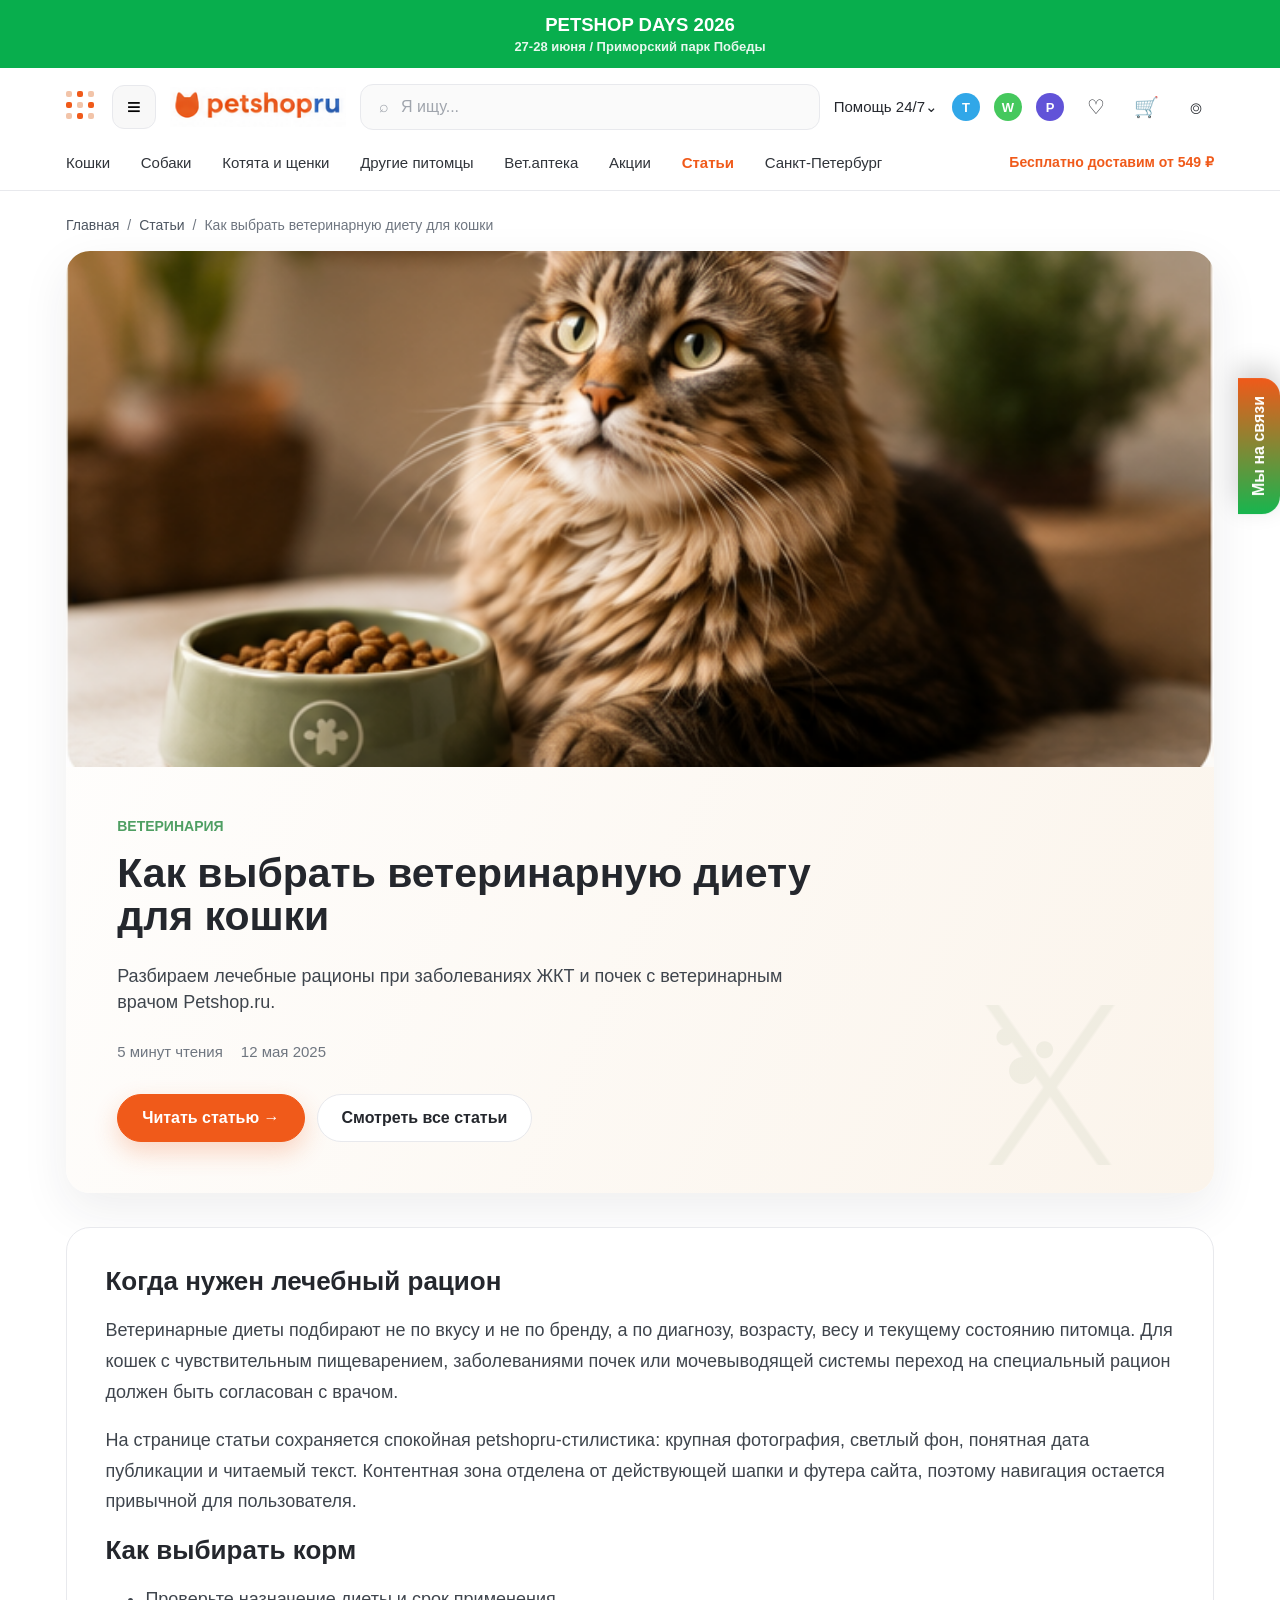
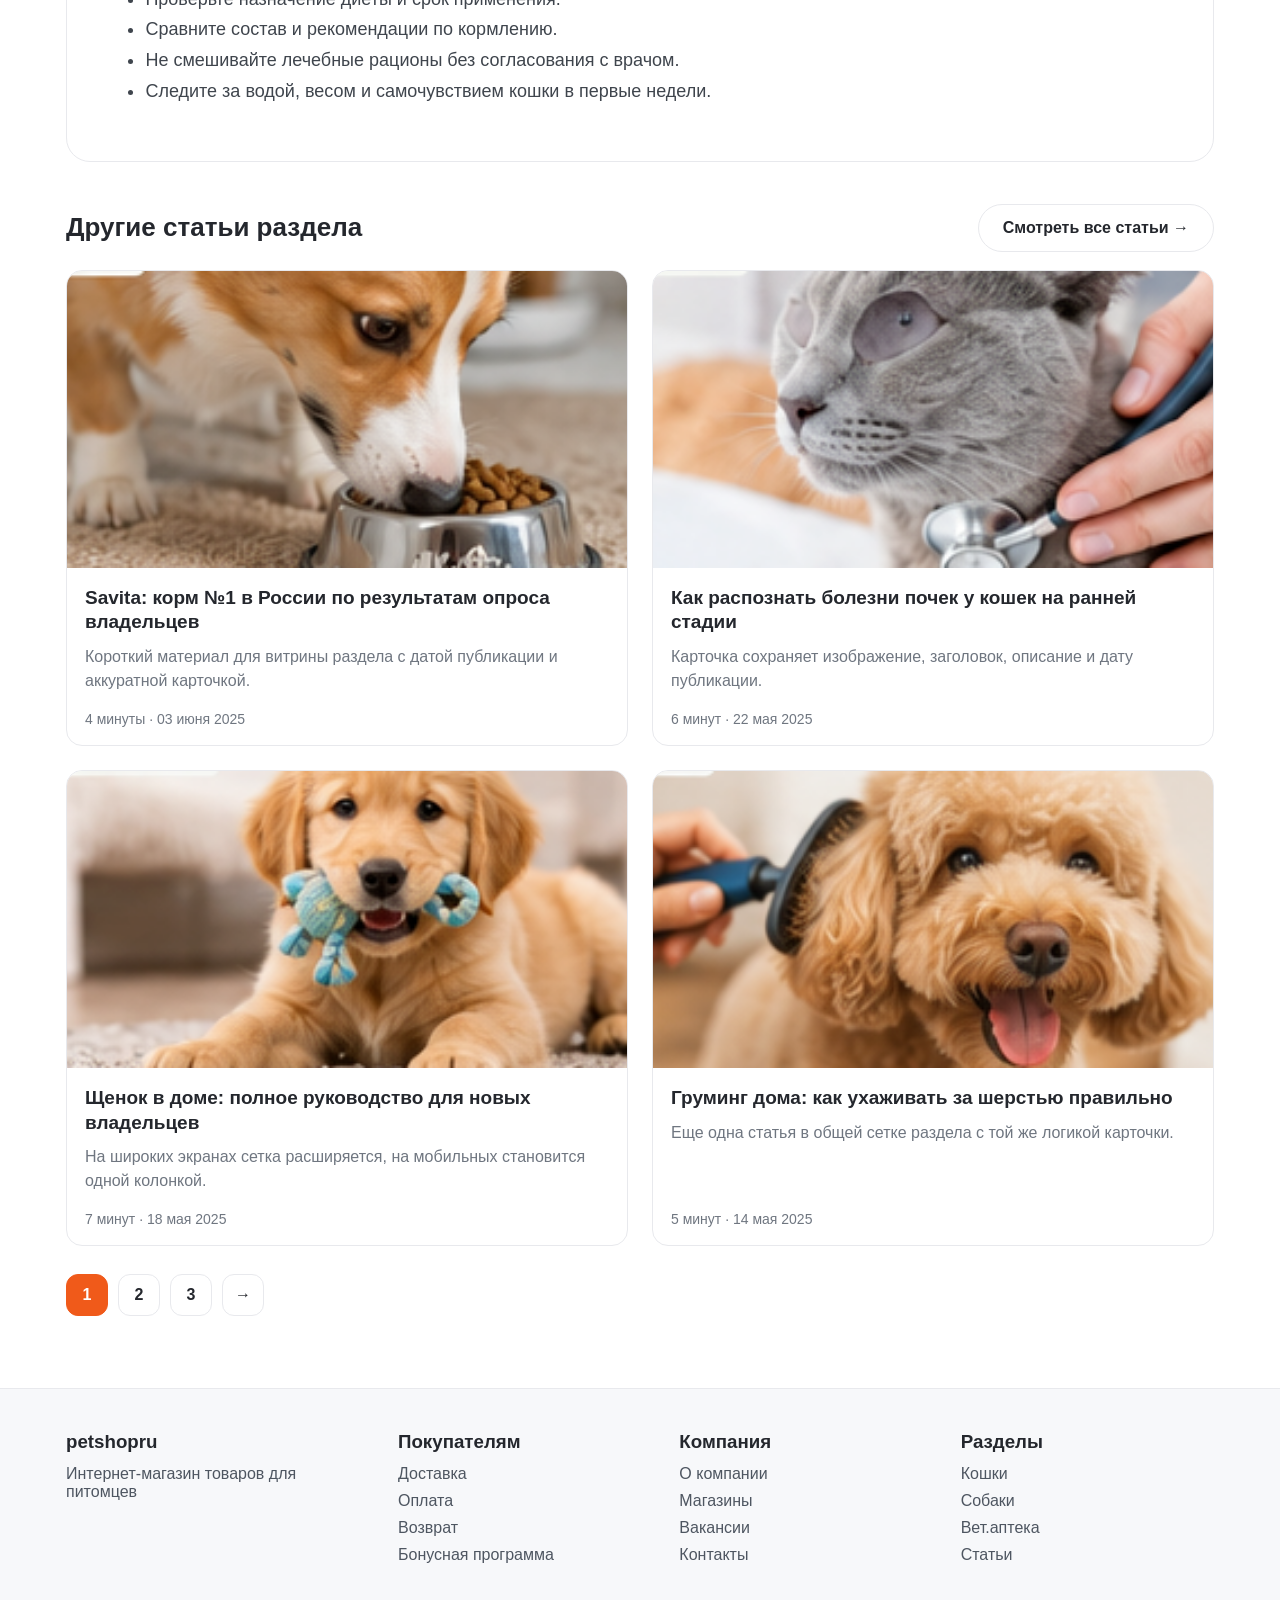
<file: index.html>
<!doctype html>
<html lang="ru">
  <head>
    <meta charset="utf-8">
    <meta name="viewport" content="width=device-width, initial-scale=1">
    <title>Petshop.ru — прототип страницы статьи</title>
    <link rel="stylesheet" href="styles.css">
  </head>
  <body>
    <div class="top-promo">
      <div>
        <span>PETSHOP DAYS 2026</span>
        <small>27-28 июня / Приморский парк Победы</small>
      </div>
    </div>

    <header class="site-header">
      <div class="header-inner">
        <div class="catalog-dot" aria-hidden="true"><i></i><i></i><i></i><i></i><i></i><i></i><i></i><i></i><i></i></div>
        <button class="burger" aria-label="Открыть меню">≡</button>
        <a class="logo" href="#"><img src="assets/petshop-logo.png" alt="petshopru"></a>
        <div class="search" aria-label="Поиск по сайту">⌕ <span>Я ищу...</span></div>
        <nav class="header-actions" aria-label="Быстрые действия">
          <a class="help" href="#">Помощь 24/7⌄</a>
          <span class="messenger telegram">T</span>
          <span class="messenger whatsapp">W</span>
          <span class="messenger chat">P</span>
          <a class="icon-btn" href="#" aria-label="Избранное">♡</a>
          <a class="icon-btn" href="#" aria-label="Корзина">🛒</a>
          <a class="icon-btn" href="#" aria-label="Профиль">⌾</a>
        </nav>
      </div>
      <a class="mobile-location" href="#">Санкт-Петербург <span>›</span></a>
      <nav class="site-menu" aria-label="Основное меню Petshop.ru">
        <a href="#">Кошки</a>
        <a href="#">Собаки</a>
        <a href="#">Котята и щенки</a>
        <a href="#">Другие питомцы</a>
        <a href="#">Вет.аптека</a>
        <a href="#">Акции</a>
        <a class="active" href="#">Статьи</a>
        <span>Санкт-Петербург</span>
        <strong>Бесплатно доставим от 549 ₽</strong>
      </nav>
    </header>

    <main class="page-shell">
      <nav class="breadcrumbs" aria-label="Хлебные крошки">
        <a href="#">Главная</a><span>/</span>
        <a href="#">Статьи</a><span>/</span>
        <span>Как выбрать ветеринарную диету для кошки</span>
      </nav>

      <div class="layout">
        <div>
          <section class="article-hero">
            <img src="assets/hero-cat.png" alt="Кошка рядом с миской корма">
            <div class="hero-copy">
              <p class="eyebrow">Ветеринария</p>
              <h1><span>Как выбрать</span> <span>ветеринарную</span> <span>диету для кошки</span></h1>
              <p class="lead">Разбираем лечебные рационы при заболеваниях ЖКТ и почек с ветеринарным врачом Petshop.ru.</p>
              <div class="meta">
                <span>5 минут чтения</span>
                <span>12 мая 2025</span>
              </div>
              <div class="cta-row">
                <a class="button primary" href="#article">Читать статью →</a>
                <a class="button" href="articles.html">Смотреть все статьи</a>
              </div>
            </div>
          </section>

          <article class="content-card" id="article">
            <h2>Когда нужен лечебный рацион</h2>
            <p>Ветеринарные диеты подбирают не по вкусу и не по бренду, а по диагнозу, возрасту, весу и текущему состоянию питомца. Для кошек с чувствительным пищеварением, заболеваниями почек или мочевыводящей системы переход на специальный рацион должен быть согласован с врачом.</p>
            <p>На странице статьи сохраняется спокойная petshopru-стилистика: крупная фотография, светлый фон, понятная дата публикации и читаемый текст. Контентная зона отделена от действующей шапки и футера сайта, поэтому навигация остается привычной для пользователя.</p>
            <h2>Как выбирать корм</h2>
            <ul>
              <li>Проверьте назначение диеты и срок применения.</li>
              <li>Сравните состав и рекомендации по кормлению.</li>
              <li>Не смешивайте лечебные рационы без согласования с врачом.</li>
              <li>Следите за водой, весом и самочувствием кошки в первые недели.</li>
            </ul>
          </article>

          <section class="related" aria-labelledby="related-title">
            <div class="section-head">
              <h2 id="related-title">Другие статьи раздела</h2>
              <a class="button" href="articles.html">Смотреть все статьи →</a>
            </div>
            <div class="article-grid">
              <a class="article-card" href="articles.html">
                <img src="assets/card-dog-food.png" alt="Собака рядом с миской">
                <div class="card-body">
                  <h3>Savita: корм №1 в России по результатам опроса владельцев</h3>
                  <p>Короткий материал для витрины раздела с датой публикации и аккуратной карточкой.</p>
                  <span class="card-meta">4 минуты · 03 июня 2025</span>
                </div>
              </a>
              <a class="article-card" href="articles.html">
                <img src="assets/card-cat-vet.png" alt="Осмотр кошки у ветеринара">
                <div class="card-body">
                  <h3>Как распознать болезни почек у кошек на ранней стадии</h3>
                  <p>Карточка сохраняет изображение, заголовок, описание и дату публикации.</p>
                  <span class="card-meta">6 минут · 22 мая 2025</span>
                </div>
              </a>
              <a class="article-card" href="articles.html">
                <img src="assets/card-puppy.png" alt="Щенок с игрушкой">
                <div class="card-body">
                  <h3>Щенок в доме: полное руководство для новых владельцев</h3>
                  <p>На широких экранах сетка расширяется, на мобильных становится одной колонкой.</p>
                  <span class="card-meta">7 минут · 18 мая 2025</span>
                </div>
              </a>
              <a class="article-card" href="articles.html">
                <img src="assets/card-grooming.png" alt="Собаку расчесывают">
                <div class="card-body">
                  <h3>Груминг дома: как ухаживать за шерстью правильно</h3>
                  <p>Еще одна статья в общей сетке раздела с той же логикой карточки.</p>
                  <span class="card-meta">5 минут · 14 мая 2025</span>
                </div>
              </a>
            </div>
            <nav class="pager" aria-label="Пагинация статей в разделе">
              <a class="active" href="#">1</a>
              <a href="articles.html">2</a>
              <a href="articles.html">3</a>
              <a href="articles.html">→</a>
            </nav>
          </section>

        </div>

      </div>
    </main>

    <div class="jivo-tab">Мы на связи</div>

    <nav class="mobile-bottom-nav" aria-label="Мобильная навигация">
      <a class="active" href="#">⌂</a>
      <a href="#">♥</a>
      <a href="#">🛒</a>
      <a href="#">♟</a>
    </nav>

    <footer class="site-footer">
      <div class="footer-inner">
        <div>
          <h3>petshopru</h3>
          <span>Интернет-магазин товаров для питомцев</span>
        </div>
        <div><h3>Покупателям</h3><a href="#">Доставка</a><a href="#">Оплата</a><a href="#">Возврат</a><a href="#">Бонусная программа</a></div>
        <div><h3>Компания</h3><a href="#">О компании</a><a href="#">Магазины</a><a href="#">Вакансии</a><a href="#">Контакты</a></div>
        <div><h3>Разделы</h3><a href="#">Кошки</a><a href="#">Собаки</a><a href="#">Вет.аптека</a><a href="#">Статьи</a></div>
      </div>
    </footer>
  </body>
</html>
</file>
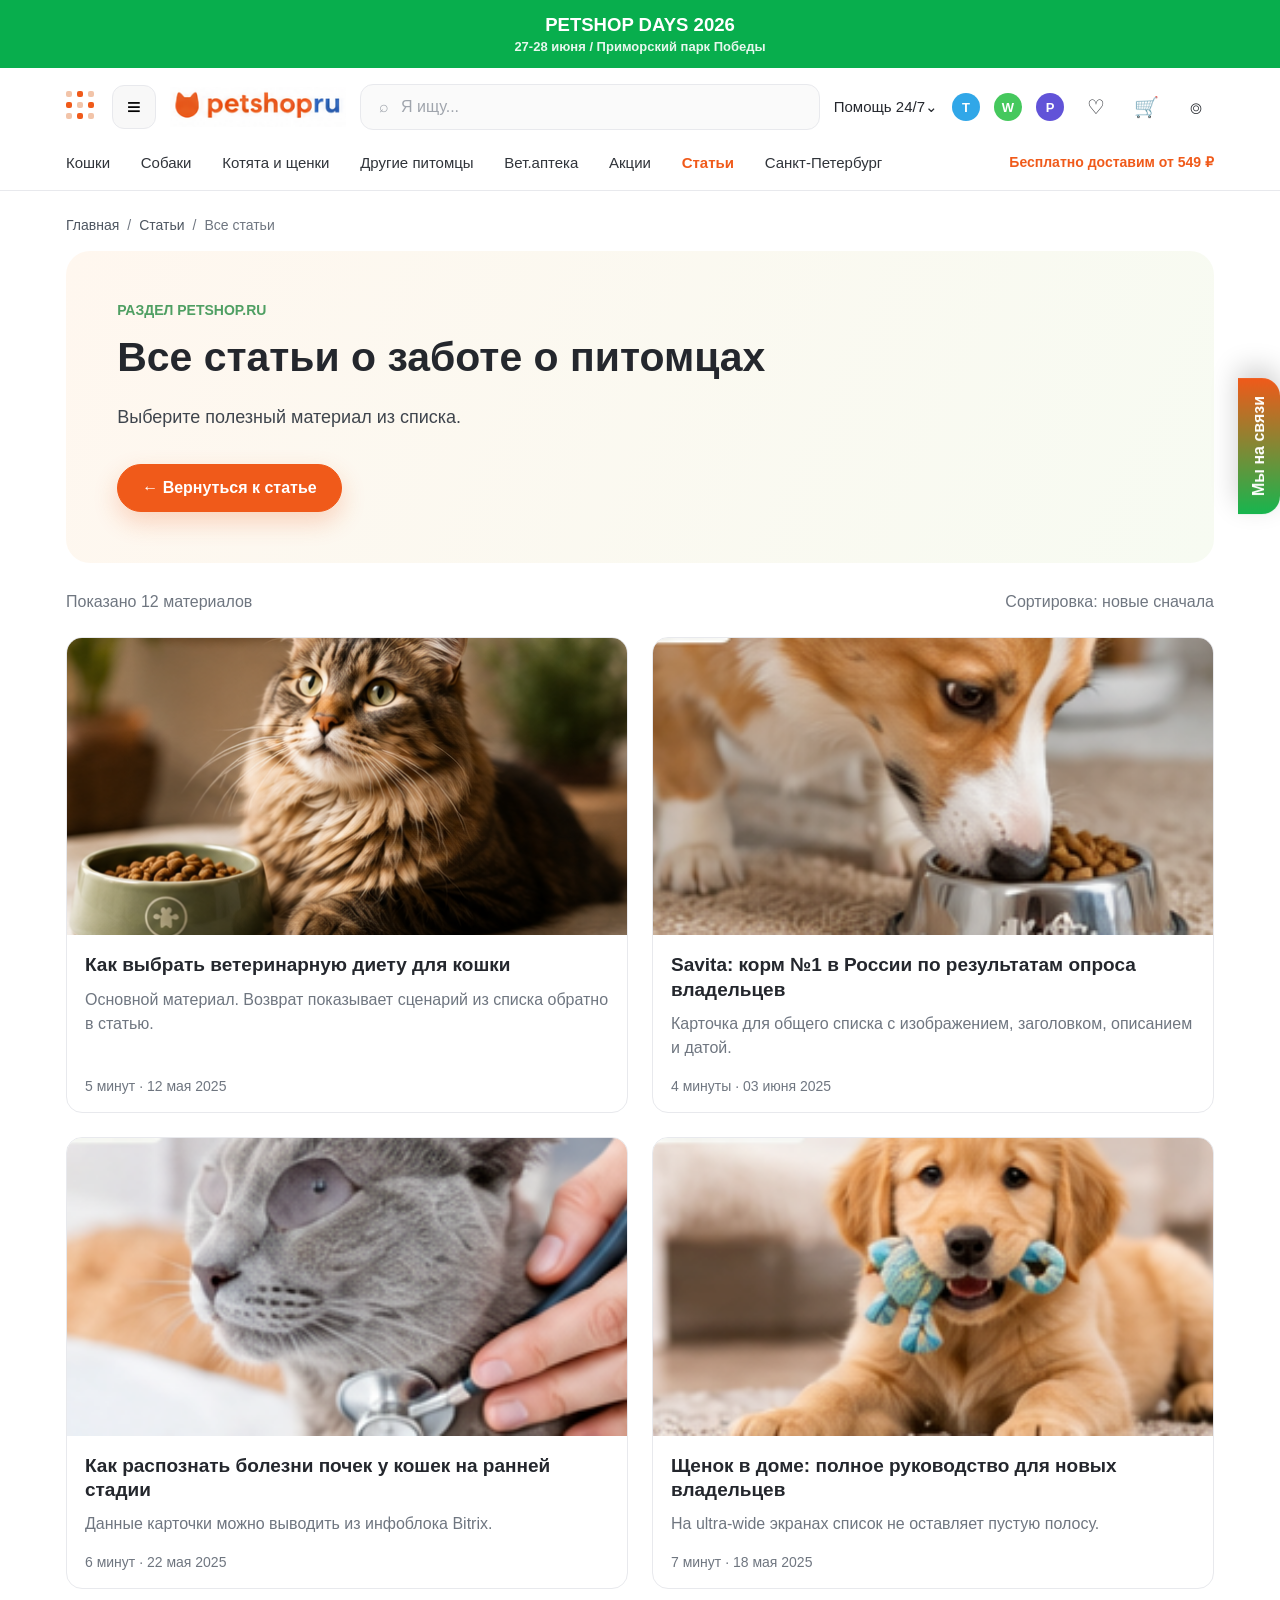
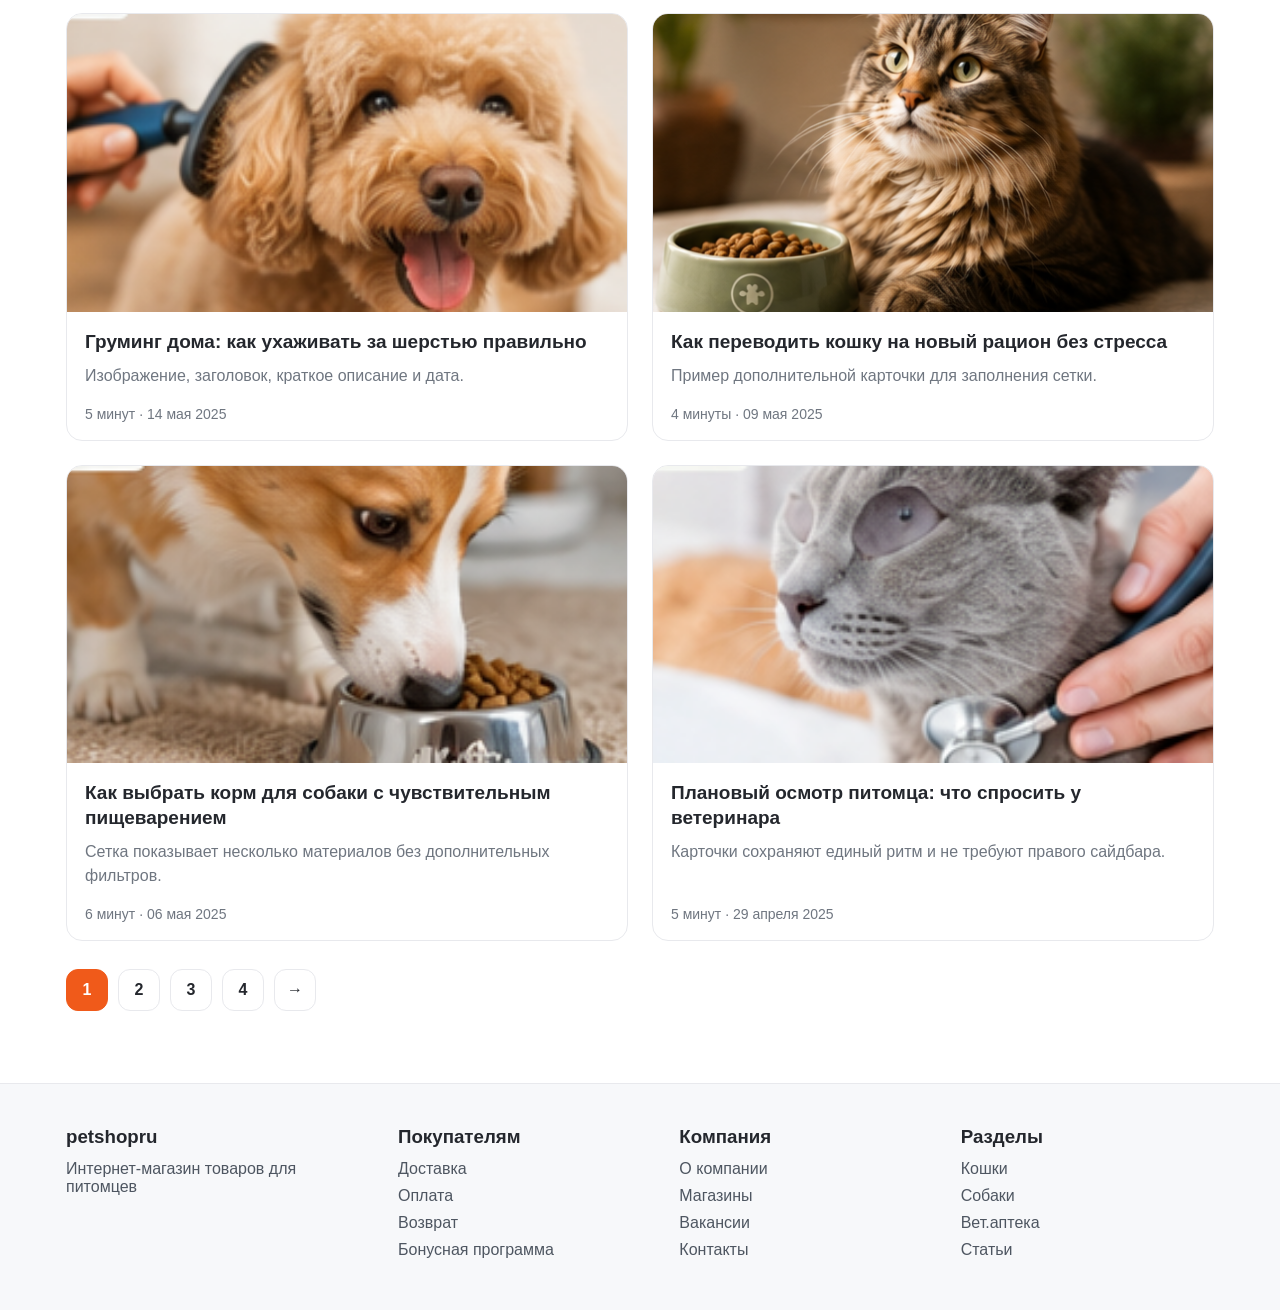
<file: articles.html>
<!doctype html>
<html lang="ru">
  <head>
    <meta charset="utf-8">
    <meta name="viewport" content="width=device-width, initial-scale=1">
    <title>Petshop.ru — прототип списка статей</title>
    <link rel="stylesheet" href="styles.css">
  </head>
  <body>
    <div class="top-promo">
      <div>
        <span>PETSHOP DAYS 2026</span>
        <small>27-28 июня / Приморский парк Победы</small>
      </div>
    </div>

    <header class="site-header">
      <div class="header-inner">
        <div class="catalog-dot" aria-hidden="true"><i></i><i></i><i></i><i></i><i></i><i></i><i></i><i></i><i></i></div>
        <button class="burger" aria-label="Открыть меню">≡</button>
        <a class="logo" href="index.html"><img src="assets/petshop-logo.png" alt="petshopru"></a>
        <div class="search" aria-label="Поиск по сайту">⌕ <span>Я ищу...</span></div>
        <nav class="header-actions" aria-label="Быстрые действия">
          <a class="help" href="#">Помощь 24/7⌄</a>
          <span class="messenger telegram">T</span>
          <span class="messenger whatsapp">W</span>
          <span class="messenger chat">P</span>
          <a class="icon-btn" href="#" aria-label="Избранное">♡</a>
          <a class="icon-btn" href="#" aria-label="Корзина">🛒</a>
          <a class="icon-btn" href="#" aria-label="Профиль">⌾</a>
        </nav>
      </div>
      <a class="mobile-location" href="#">Санкт-Петербург <span>›</span></a>
      <nav class="site-menu" aria-label="Основное меню Petshop.ru">
        <a href="#">Кошки</a>
        <a href="#">Собаки</a>
        <a href="#">Котята и щенки</a>
        <a href="#">Другие питомцы</a>
        <a href="#">Вет.аптека</a>
        <a href="#">Акции</a>
        <a class="active" href="articles.html">Статьи</a>
        <span>Санкт-Петербург</span>
        <strong>Бесплатно доставим от 549 ₽</strong>
      </nav>
    </header>

    <main class="page-shell">
      <nav class="breadcrumbs" aria-label="Хлебные крошки">
        <a href="#">Главная</a><span>/</span>
        <a href="index.html">Статьи</a><span>/</span>
        <span>Все статьи</span>
      </nav>

      <div class="layout">
        <div>
          <section class="list-hero">
            <p class="eyebrow">Раздел petshop.ru</p>
            <h1>Все статьи о заботе о питомцах</h1>
            <p class="lead">Выберите полезный материал из списка.</p>
            <div class="cta-row">
              <a class="button primary" href="index.html">← Вернуться к статье</a>
            </div>
          </section>

          <div class="list-toolbar">
            <span>Показано 12 материалов</span>
            <span>Сортировка: новые сначала</span>
          </div>

          <section class="article-grid" aria-label="Список статей">
            <a class="article-card" href="index.html">
              <img src="assets/hero-cat.png" alt="Кошка рядом с миской">
              <div class="card-body">
                <h3>Как выбрать ветеринарную диету для кошки</h3>
                <p>Основной материал. Возврат показывает сценарий из списка обратно в статью.</p>
                <span class="card-meta">5 минут · 12 мая 2025</span>
              </div>
            </a>
            <a class="article-card" href="index.html">
              <img src="assets/card-dog-food.png" alt="Собака рядом с миской">
              <div class="card-body">
                <h3>Savita: корм №1 в России по результатам опроса владельцев</h3>
                <p>Карточка для общего списка с изображением, заголовком, описанием и датой.</p>
                <span class="card-meta">4 минуты · 03 июня 2025</span>
              </div>
            </a>
            <a class="article-card" href="index.html">
              <img src="assets/card-cat-vet.png" alt="Осмотр кошки у ветеринара">
              <div class="card-body">
                <h3>Как распознать болезни почек у кошек на ранней стадии</h3>
                <p>Данные карточки можно выводить из инфоблока Bitrix.</p>
                <span class="card-meta">6 минут · 22 мая 2025</span>
              </div>
            </a>
            <a class="article-card" href="index.html">
              <img src="assets/card-puppy.png" alt="Щенок с игрушкой">
              <div class="card-body">
                <h3>Щенок в доме: полное руководство для новых владельцев</h3>
                <p>На ultra-wide экранах список не оставляет пустую полосу.</p>
                <span class="card-meta">7 минут · 18 мая 2025</span>
              </div>
            </a>
            <a class="article-card" href="index.html">
              <img src="assets/card-grooming.png" alt="Собаку расчесывают">
              <div class="card-body">
                <h3>Груминг дома: как ухаживать за шерстью правильно</h3>
                <p>Изображение, заголовок, краткое описание и дата.</p>
                <span class="card-meta">5 минут · 14 мая 2025</span>
              </div>
            </a>
            <a class="article-card" href="index.html">
              <img src="assets/hero-cat.png" alt="Кошка рядом с кормом">
              <div class="card-body">
                <h3>Как переводить кошку на новый рацион без стресса</h3>
                <p>Пример дополнительной карточки для заполнения сетки.</p>
                <span class="card-meta">4 минуты · 09 мая 2025</span>
              </div>
            </a>
            <a class="article-card" href="index.html">
              <img src="assets/card-dog-food.png" alt="Собака ест корм">
              <div class="card-body">
                <h3>Как выбрать корм для собаки с чувствительным пищеварением</h3>
                <p>Сетка показывает несколько материалов без дополнительных фильтров.</p>
                <span class="card-meta">6 минут · 06 мая 2025</span>
              </div>
            </a>
            <a class="article-card" href="index.html">
              <img src="assets/card-cat-vet.png" alt="Кошку осматривает врач">
              <div class="card-body">
                <h3>Плановый осмотр питомца: что спросить у ветеринара</h3>
                <p>Карточки сохраняют единый ритм и не требуют правого сайдбара.</p>
                <span class="card-meta">5 минут · 29 апреля 2025</span>
              </div>
            </a>
          </section>

          <nav class="pager" aria-label="Пагинация списка статей">
            <a class="active" href="#">1</a>
            <a href="#">2</a>
            <a href="#">3</a>
            <a href="#">4</a>
            <a href="#">→</a>
          </nav>
        </div>

      </div>
    </main>

    <div class="jivo-tab">Мы на связи</div>

    <nav class="mobile-bottom-nav" aria-label="Мобильная навигация">
      <a class="active" href="#">⌂</a>
      <a href="#">♥</a>
      <a href="#">🛒</a>
      <a href="#">♟</a>
    </nav>

    <footer class="site-footer">
      <div class="footer-inner">
        <div>
          <h3>petshopru</h3>
          <span>Интернет-магазин товаров для питомцев</span>
        </div>
        <div><h3>Покупателям</h3><a href="#">Доставка</a><a href="#">Оплата</a><a href="#">Возврат</a><a href="#">Бонусная программа</a></div>
        <div><h3>Компания</h3><a href="#">О компании</a><a href="#">Магазины</a><a href="#">Вакансии</a><a href="#">Контакты</a></div>
        <div><h3>Разделы</h3><a href="#">Кошки</a><a href="#">Собаки</a><a href="#">Вет.аптека</a><a href="#">Статьи</a></div>
      </div>
    </footer>
  </body>
</html>
</file>
<file: styles.css>
:root {
  --orange: #f05a1a;
  --orange-dark: #d9440a;
  --blue: #256db4;
  --green: #4f9f63;
  --ink: #24272d;
  --muted: #6f7680;
  --line: #e8e9ed;
  --soft: #f7f7f5;
  --cream: #fbf5eb;
  --white: #ffffff;
  --shadow: 0 16px 48px rgba(34, 39, 46, 0.08);
  --radius-lg: 24px;
  --radius-md: 16px;
  --radius-sm: 10px;
  --safe-chat: 88px;
  font-family: Inter, "Segoe UI", Arial, sans-serif;
  color: var(--ink);
}

* {
  box-sizing: border-box;
}

body {
  margin: 0;
  background: #fff;
  color: var(--ink);
  letter-spacing: 0;
  overflow-x: hidden;
}

a {
  color: inherit;
  text-decoration: none;
}

img {
  display: block;
  max-width: 100%;
}

.top-promo {
  min-height: 68px;
  display: grid;
  place-items: center;
  background: #08ae4d;
  color: #fff;
  font-weight: 800;
  text-align: center;
  padding: 10px 24px;
}

.top-promo span {
  display: block;
  font-size: clamp(18px, 1.45vw, 30px);
  line-height: 1.15;
}

.top-promo small {
  display: block;
  margin-top: 4px;
  font-size: 13px;
  opacity: 0.9;
}

.site-header {
  position: sticky;
  top: 0;
  z-index: 20;
  background: rgba(255, 255, 255, 0.96);
  border-bottom: 1px solid var(--line);
}

.header-inner,
.footer-inner,
.page-shell {
  width: min(calc(100% - var(--safe-chat)), 1840px);
  margin: 0 auto;
}

.header-inner {
  min-height: 78px;
  display: grid;
  grid-template-columns: auto auto auto 1fr auto;
  align-items: center;
  gap: 22px;
  padding: 0 22px;
}

.site-menu {
  width: min(calc(100% - var(--safe-chat)), 1840px);
  min-height: 44px;
  margin: 0 auto;
  display: flex;
  align-items: center;
  gap: clamp(16px, 2.4vw, 42px);
  overflow-x: auto;
  padding: 0 22px 12px;
  color: #30343a;
  font-size: 15px;
  white-space: nowrap;
}

.site-menu a,
.site-menu span,
.site-menu strong {
  flex: 0 0 auto;
}

.site-menu a.active {
  color: var(--orange);
  font-weight: 800;
}

.site-menu strong {
  margin-left: auto;
  color: var(--orange);
  font-size: 14px;
}

.mobile-location,
.mobile-bottom-nav {
  display: none;
}

.catalog-dot {
  width: 32px;
  height: 32px;
  display: grid;
  grid-template-columns: repeat(3, 6px);
  grid-auto-rows: 6px;
  gap: 5px;
}

.catalog-dot i {
  border-radius: 2px;
  background: #f05a1a;
}

.catalog-dot i:nth-child(odd) {
  background: #f2c4a9;
}

.burger {
  width: 44px;
  height: 44px;
  display: grid;
  place-items: center;
  border: 1px solid var(--line);
  border-radius: 12px;
  background: #f8f8f8;
  font-size: 24px;
}

.logo {
  display: flex;
  align-items: center;
  width: 197px;
  min-width: 160px;
}

.logo img {
  width: 100%;
  height: auto;
}

.search {
  height: 46px;
  max-width: 620px;
  width: 100%;
  justify-self: center;
  display: flex;
  align-items: center;
  gap: 12px;
  padding: 0 18px;
  border: 1px solid var(--line);
  border-radius: 13px;
  color: #a0a5ad;
  background: #fafafa;
}

.header-actions {
  display: flex;
  align-items: center;
  gap: 14px;
  font-size: 15px;
  white-space: nowrap;
}

.icon-btn {
  width: 36px;
  height: 36px;
  display: grid;
  place-items: center;
  border: 1px solid transparent;
  border-radius: 50%;
  background: #fff;
  font-size: 20px;
}

.messenger {
  width: 28px;
  height: 28px;
  border-radius: 50%;
  display: grid;
  place-items: center;
  color: #fff;
  font-size: 13px;
  font-weight: 800;
}

.messenger.telegram {
  background: #31a7e8;
}

.messenger.whatsapp {
  background: #45c85d;
}

.messenger.chat {
  background: #6153d8;
}

.page-shell {
  padding: 26px 22px 72px;
}

.breadcrumbs {
  display: flex;
  flex-wrap: wrap;
  align-items: center;
  gap: 8px;
  margin: 0 0 18px;
  color: var(--muted);
  font-size: 14px;
}

.breadcrumbs span,
.breadcrumbs a {
  min-width: 0;
  overflow-wrap: anywhere;
}

.breadcrumbs a {
  color: #4e5661;
}

.layout {
  display: block;
}

.layout > * {
  min-width: 0;
}

.article-hero {
  width: 100%;
  min-width: 0;
  display: grid;
  grid-template-columns: minmax(360px, 0.92fr) minmax(360px, 1fr);
  overflow: hidden;
  border-radius: var(--radius-lg);
  background: linear-gradient(115deg, #fff 0%, #fbf4eb 100%);
  box-shadow: var(--shadow);
}

.article-hero img {
  width: 100%;
  height: 100%;
  min-height: 420px;
  object-fit: cover;
  object-position: center;
}

.hero-copy {
  min-width: 0;
  overflow: hidden;
  min-height: 420px;
  display: flex;
  flex-direction: column;
  justify-content: center;
  padding: clamp(34px, 4vw, 72px);
  position: relative;
}

.hero-copy > * {
  min-width: 0;
}

.hero-copy:after {
  content: "";
  position: absolute;
  right: 44px;
  bottom: 28px;
  width: 220px;
  height: 160px;
  opacity: 0.12;
  background:
    radial-gradient(circle at 25% 20%, #9eb08d 0 8px, transparent 9px),
    radial-gradient(circle at 43% 28%, #9eb08d 0 8px, transparent 9px),
    radial-gradient(circle at 33% 41%, #9eb08d 0 13px, transparent 14px),
    linear-gradient(55deg, transparent 44%, #9eb08d 45% 48%, transparent 49%),
    linear-gradient(125deg, transparent 45%, #9eb08d 46% 49%, transparent 50%);
}

.eyebrow {
  color: var(--green);
  font-weight: 800;
  text-transform: uppercase;
  font-size: 14px;
  margin: 0 0 18px;
}

h1 {
  margin: 0;
  max-width: 760px;
  font-size: clamp(38px, 3.2vw, 64px);
  line-height: 1.06;
  font-weight: 900;
  overflow-wrap: anywhere;
  word-break: normal;
}

h1 span {
  display: inline;
}

.lead {
  margin: 24px 0 0;
  max-width: 720px;
  color: #3f454d;
  font-size: clamp(18px, 1.15vw, 23px);
  line-height: 1.45;
  overflow-wrap: anywhere;
}

.meta {
  display: flex;
  align-items: center;
  gap: 18px;
  margin: 28px 0 0;
  color: var(--muted);
  font-size: 15px;
}

.cta-row {
  display: flex;
  flex-wrap: wrap;
  gap: 12px;
  margin-top: 34px;
}

.button {
  max-width: 100%;
  display: inline-flex;
  align-items: center;
  justify-content: center;
  gap: 10px;
  min-height: 48px;
  padding: 0 24px;
  border-radius: 999px;
  border: 1px solid var(--line);
  background: #fff;
  color: var(--ink);
  font-weight: 800;
  text-align: center;
}

.button.primary {
  border-color: var(--orange);
  background: var(--orange);
  color: #fff;
  box-shadow: 0 10px 24px rgba(240, 90, 26, 0.24);
}

.content-card {
  min-width: 0;
  overflow: hidden;
  margin-top: 34px;
  padding: clamp(28px, 3vw, 54px);
  border: 1px solid var(--line);
  border-radius: var(--radius-lg);
  background: #fff;
}

.content-card h2 {
  margin: 0 0 18px;
  font-size: clamp(26px, 1.8vw, 36px);
}

.content-card p,
.content-card li {
  color: #3f454d;
  font-size: 18px;
  line-height: 1.7;
  overflow-wrap: anywhere;
}

.content-card p {
  margin: 0 0 18px;
}

.aside {
  position: sticky;
  top: 112px;
  display: grid;
  gap: 16px;
}

.side-box {
  border: 1px solid var(--line);
  border-radius: var(--radius-md);
  background: #fff;
  overflow: hidden;
}

.side-box h3 {
  margin: 0;
  padding: 18px 18px 12px;
  font-size: 18px;
}

.side-list {
  display: grid;
  padding: 0 10px 10px;
}

.side-list a {
  padding: 12px 10px;
  border-radius: 10px;
  color: #4a5059;
  font-weight: 650;
}

.side-list a.active,
.side-list a:hover {
  background: #fff2ec;
  color: var(--orange);
}

.related {
  margin-top: 42px;
}

.section-head {
  display: flex;
  align-items: center;
  justify-content: space-between;
  gap: 24px;
  margin-bottom: 18px;
}

.section-head h2 {
  margin: 0;
  font-size: clamp(26px, 1.7vw, 34px);
}

.article-grid {
  display: grid;
  grid-template-columns: repeat(4, minmax(0, 1fr));
  gap: 24px;
}

.article-card {
  min-width: 0;
  display: flex;
  flex-direction: column;
  overflow: hidden;
  border: 1px solid var(--line);
  border-radius: var(--radius-md);
  background: #fff;
  transition: transform 0.18s ease, box-shadow 0.18s ease;
}

.article-card:hover {
  transform: translateY(-2px);
  box-shadow: var(--shadow);
}

.article-card img {
  width: 100%;
  aspect-ratio: 16 / 8.5;
  object-fit: cover;
}

.card-body {
  display: flex;
  flex: 1;
  flex-direction: column;
  padding: 18px;
}

.card-body h3 {
  margin: 0;
  font-size: 19px;
  line-height: 1.28;
}

.card-body p {
  margin: 10px 0 18px;
  color: var(--muted);
  line-height: 1.5;
}

.card-meta {
  margin-top: auto;
  color: var(--muted);
  font-size: 14px;
}

.pager {
  display: flex;
  flex-wrap: wrap;
  gap: 10px;
  margin-top: 28px;
}

.pager a {
  min-width: 42px;
  height: 42px;
  display: grid;
  place-items: center;
  border: 1px solid var(--line);
  border-radius: 12px;
  background: #fff;
  font-weight: 800;
}

.pager a.active {
  border-color: var(--orange);
  background: var(--orange);
  color: #fff;
}

.list-hero {
  border-radius: var(--radius-lg);
  background: linear-gradient(115deg, #fff7ef 0%, #f7fbf2 100%);
  padding: clamp(28px, 4vw, 70px);
  margin-bottom: 30px;
}

.list-hero h1 {
  max-width: 780px;
}

.list-toolbar {
  display: flex;
  justify-content: space-between;
  gap: 20px;
  margin: 26px 0;
  color: var(--muted);
}

.jivo-tab {
  position: fixed;
  right: 0;
  top: 42%;
  z-index: 30;
  writing-mode: vertical-rl;
  transform: rotate(180deg);
  padding: 18px 12px;
  border-radius: 18px 0 0 18px;
  background: linear-gradient(180deg, #17b64f, #f05a1a);
  color: #fff;
  font-weight: 900;
  box-shadow: 0 10px 28px rgba(0, 0, 0, 0.2);
}

.site-footer {
  border-top: 1px solid var(--line);
  background: #f7f8fa;
}

.footer-inner {
  display: grid;
  grid-template-columns: 1.2fr repeat(3, 1fr);
  gap: 28px;
  padding: 42px 22px;
  color: #4e5661;
}

.footer-inner h3 {
  margin: 0 0 12px;
  color: var(--ink);
}

.footer-inner a,
.footer-inner span {
  display: block;
  margin: 9px 0;
}

@media (min-width: 2200px) {
  .article-grid {
    grid-template-columns: repeat(5, minmax(0, 1fr));
  }
}

@media (max-width: 1320px) {
  .header-inner {
    grid-template-columns: auto auto auto 1fr auto;
    gap: 14px;
  }

  .logo {
    width: 176px;
  }

  .article-hero {
    grid-template-columns: 1fr;
  }

  .article-hero img {
    min-height: 330px;
  }

  .article-grid {
    grid-template-columns: repeat(2, minmax(0, 1fr));
  }
}

@media (max-width: 1024px) {
  .header-inner,
  .footer-inner,
  .page-shell,
  .site-menu {
    width: min(100% - 32px, 980px);
  }

  .header-actions .help,
  .search {
    display: none;
  }

  .layout {
    grid-template-columns: 1fr;
  }

  .aside {
    position: static;
    grid-template-columns: repeat(2, minmax(0, 1fr));
  }

  .footer-inner {
    grid-template-columns: repeat(2, 1fr);
  }
}

@media (max-width: 680px) {
  .top-promo {
    min-height: 74px;
    padding: 8px 12px;
  }

  .top-promo span {
    font-size: 20px;
  }

  .top-promo small {
    font-size: 11px;
  }

  .header-inner {
    width: 100%;
    min-height: 82px;
    grid-template-columns: 48px minmax(0, 1fr) auto;
    gap: 10px;
    padding: 10px 12px;
  }

  .catalog-dot,
  .logo,
  .header-actions .help,
  .header-actions .icon-btn {
    display: none;
  }

  .burger {
    width: 48px;
    height: 48px;
    border-radius: 10px;
    font-size: 30px;
  }

  .search {
    display: flex;
    height: 48px;
    min-width: 0;
    max-width: none;
    justify-self: stretch;
    border-radius: 10px;
    background: #fff;
    font-size: 18px;
  }

  .header-actions {
    flex: 0 0 116px;
    width: 116px;
    min-height: 48px;
    justify-content: center;
    gap: 5px;
    padding: 0 6px;
    border: 1px solid var(--line);
    border-radius: 10px;
    background: #fff;
  }

  .header-actions:before {
    content: "☎";
    color: #333;
    font-size: 21px;
    line-height: 1;
  }

  .header-actions .messenger {
    display: grid;
    width: 21px;
    height: 21px;
    font-size: 11px;
  }

  .mobile-location {
    min-height: 54px;
    display: flex;
    align-items: center;
    justify-content: space-between;
    padding: 0 16px 0 24px;
    border-top: 1px solid var(--line);
    border-bottom: 1px solid var(--line);
    background: #fff;
    font-size: 20px;
    font-weight: 800;
  }

  .mobile-location span {
    color: #159ee6;
    font-size: 44px;
    font-weight: 300;
    line-height: 1;
  }

  .site-menu {
    display: none;
    width: 100%;
    padding: 0 16px 10px;
    gap: 20px;
    font-size: 14px;
  }

  .site-menu strong {
    margin-left: 0;
  }

  .page-shell {
    padding: 18px 16px 96px;
    width: 100%;
  }

  .breadcrumbs {
    font-size: 13px;
  }

  .breadcrumbs span:last-child {
    flex-basis: 100%;
  }

  .list-hero {
    width: 100%;
    max-width: none;
    overflow: hidden;
    border-radius: 18px;
    padding: 26px 22px 28px;
  }

  .list-hero h1 {
    max-width: none;
    font-size: 29px;
    line-height: 1.16;
    overflow-wrap: normal;
  }

  .list-hero .lead {
    max-width: none;
    font-size: 16px;
    line-height: 1.5;
    overflow-wrap: normal;
  }

  .list-toolbar {
    flex-direction: column;
    align-items: flex-start;
    gap: 8px;
    margin: 22px 0 16px;
    font-size: 15px;
  }

  .article-hero {
    border-radius: 18px;
    width: 100%;
    max-width: calc(100vw - 32px);
  }

  .article-hero img {
    min-height: 250px;
  }

  .hero-copy {
    min-height: auto;
    padding: 28px 22px 30px;
  }

  h1 {
    font-size: 30px;
    line-height: 1.14;
  }

  h1 span {
    display: block;
  }

  .hero-copy h1,
  .hero-copy .lead,
  .content-card h2,
  .content-card p,
  .content-card li {
    max-width: calc(100vw - 96px);
    overflow-wrap: anywhere;
  }

  .content-card h2 {
    font-size: 24px;
    line-height: 1.22;
  }

  .lead,
  .content-card p,
  .content-card li {
    font-size: 16px;
  }

  .meta {
    flex-direction: column;
    align-items: flex-start;
    gap: 8px;
  }

  .cta-row {
    align-items: stretch;
    flex-direction: column;
  }

  .button {
    width: 100%;
  }

  .list-hero .button {
    width: auto;
    max-width: 100%;
    padding-right: 24px;
    padding-left: 24px;
  }

  .content-card {
    width: 100%;
    max-width: calc(100vw - 32px);
    padding: 24px 20px;
    border-radius: 18px;
  }

  .aside,
  .article-grid,
  .footer-inner {
    grid-template-columns: 1fr;
  }

  .article-card {
    width: 100%;
    max-width: none;
    margin-right: auto;
    margin-left: auto;
    border-radius: 14px;
  }

  .article-card img {
    aspect-ratio: 16 / 9;
  }

  .card-body {
    padding: 17px 18px 18px;
  }

  .card-body h3 {
    max-width: none;
    font-size: 18px;
    line-height: 1.3;
    overflow-wrap: normal;
  }

  .card-body p {
    max-width: none;
    font-size: 16px;
    line-height: 1.48;
    overflow-wrap: normal;
  }

  .section-head {
    align-items: flex-start;
    flex-direction: column;
  }

  .jivo-tab {
    top: auto;
    bottom: 72px;
    left: 18px;
    right: auto;
    width: 64px;
    height: 64px;
    display: grid;
    place-items: center;
    writing-mode: horizontal-tb;
    transform: none;
    border-radius: 50%;
    padding: 0;
    color: transparent;
    max-width: none;
  }

  .jivo-tab:after {
    content: "";
    width: 28px;
    height: 28px;
    border-radius: 50%;
    background: #fff;
  }

  .pager {
    padding-right: 112px;
  }

  .mobile-bottom-nav {
    position: fixed;
    right: 0;
    bottom: 0;
    left: 0;
    z-index: 29;
    min-height: 58px;
    display: grid;
    grid-template-columns: repeat(4, 1fr);
    align-items: center;
    border-top: 2px solid #1b9de8;
    background: #fff;
    box-shadow: 0 -8px 24px rgba(34, 39, 46, 0.08);
  }

  .mobile-bottom-nav a {
    display: grid;
    place-items: center;
    color: #b8b9bd;
    font-size: 25px;
  }

  .mobile-bottom-nav a.active {
    color: var(--orange);
  }
}

@media (max-width: 380px) {
  .page-shell {
    padding-right: 12px;
    padding-left: 12px;
  }

  .list-hero {
    padding: 24px 18px 26px;
  }

  .list-hero h1 {
    font-size: 26px;
  }

  .list-hero .lead,
  .card-body p {
    font-size: 15px;
  }

  .card-body {
    padding: 15px 16px 17px;
  }

  .card-body h3 {
    font-size: 16px;
    line-height: 1.32;
  }

  .button {
    min-height: 46px;
    padding-right: 18px;
    padding-left: 18px;
  }
}
</file>
